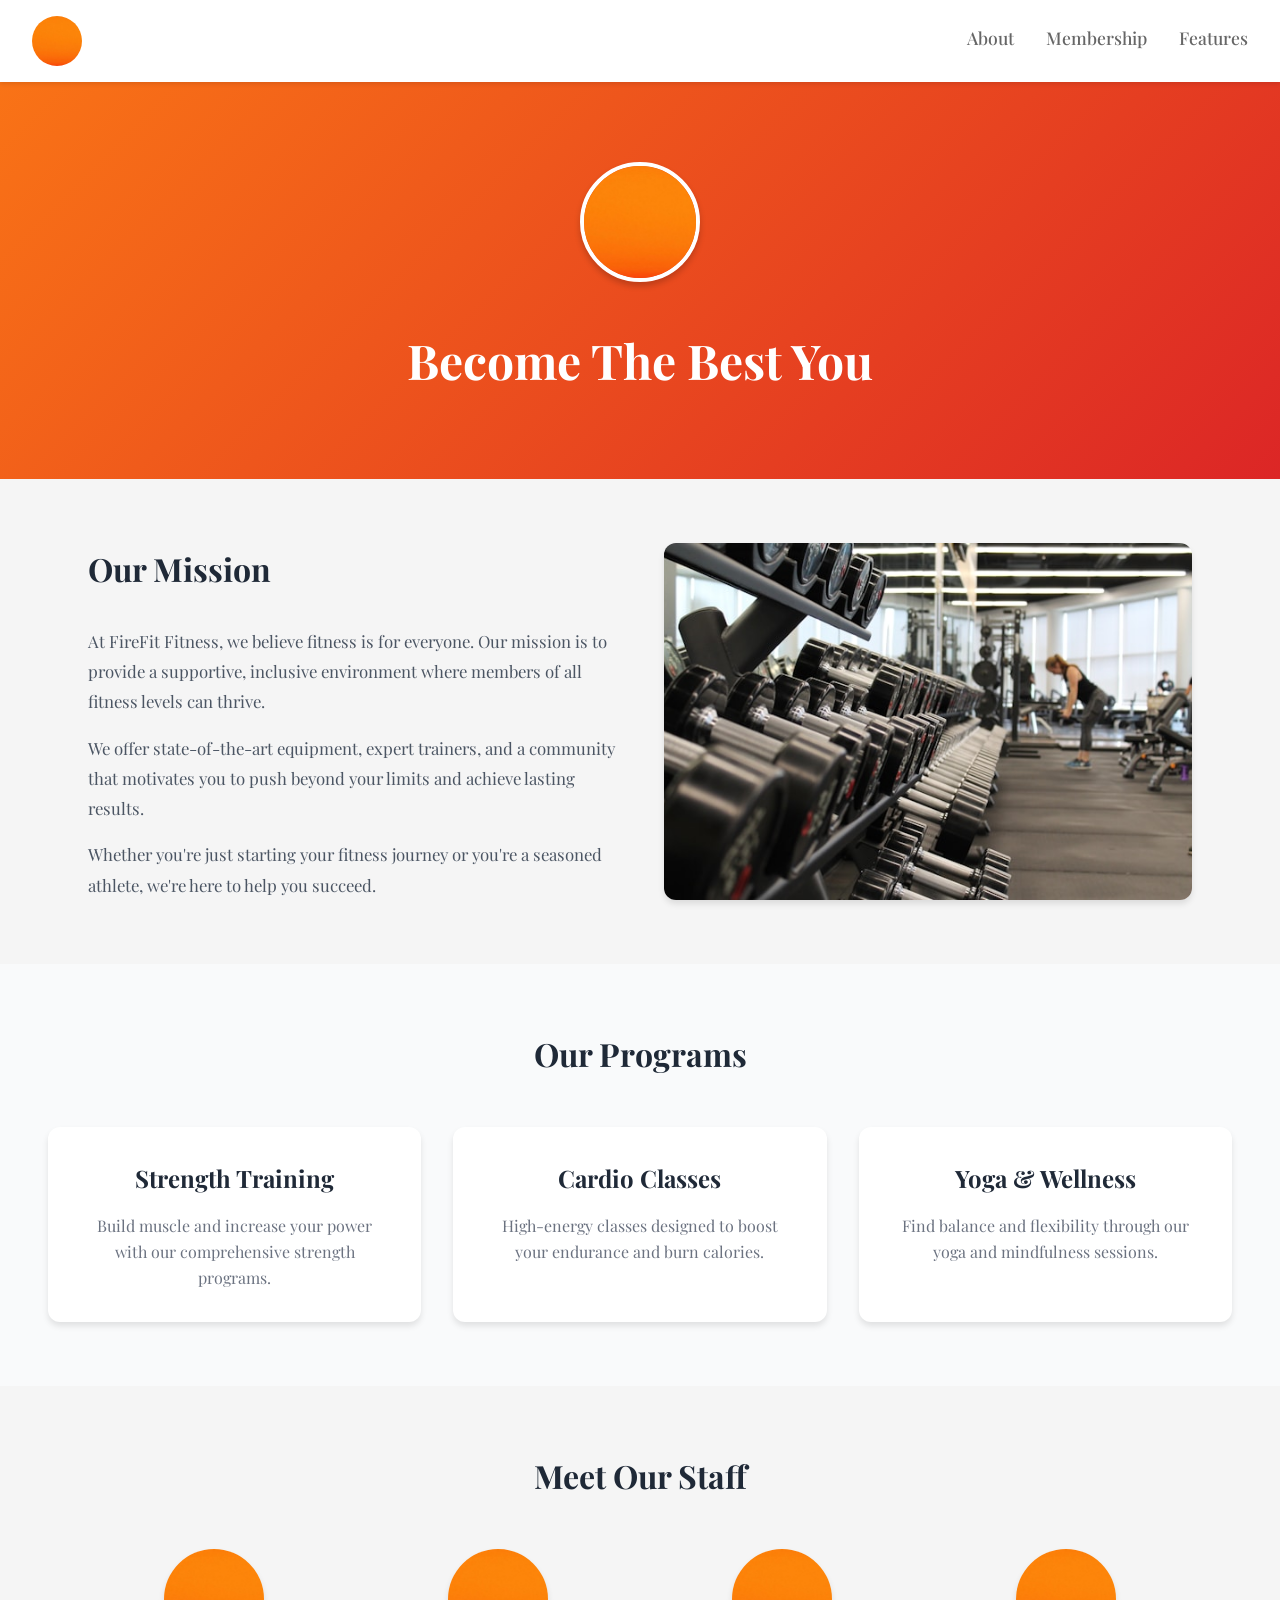
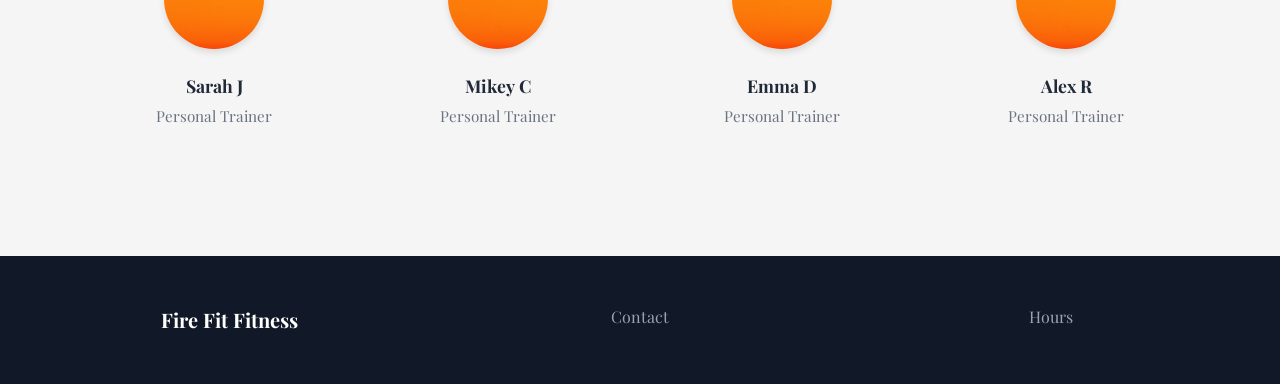
<file: index.html>
<!DOCTYPE html>
<html lang="en">
    <head>
        <title>Fire Fit Fitness</title>
        <meta charset="UTF-8">
        <meta name="viewport" content="width=device-width, initial-scale=1">
        <link rel="stylesheet" href="css/styles.css">
        <link rel="preconnect" href="https://fonts.googleapis.com">
        <link rel="preconnect" href="https://fonts.gstatic.com" crossorigin>
        <link href="https://fonts.googleapis.com/css2?family=Playfair+Display:ital,wght@0,400..900;1,400..900&display=swap" rel="stylesheet">
        <link rel="shortcut icon" href="images/RedOrangeLogo.jpg">
        <link rel="icon" type="image/png" sizes="64x64" href="images/RedOrangeLogo.jpg" alt="Fire Fit Fitness">
    </head>

    <body>
        <div class="container">
            <nav class="navbar">
                <img class="logo" src="images/RedOrangeLogo.jpg" alt="Fire Fitness">
                <div class="nav">
                    <a href="index.html">About</a>
                    <a href="registration.html">Membership</a>
                    <a href="interactive.html">Features</a>
            </nav>
        </div>

            <section class="hero">
                <img src="images/RedOrangeLogo.jpg">
                <div class="hero-heading">Become The Best You</div>
            </section>

            <section class="mission-section">
                <div class="mission-text">
                    <div class="mission-title">Our Mission</div>
                    <div class="text-line">At FireFit Fitness, we believe fitness is for everyone. Our mission is to provide a supportive, inclusive environment where members of all fitness levels can thrive.</div>
                    <div class="text-line">We offer state-of-the-art equipment, expert trainers, and a community that motivates you to push beyond your limits and achieve lasting results.</div>
                    <div class="text-line">Whether you're just starting your fitness journey or you're a seasoned athlete, we're here to help you succeed.</div>    
                </div>
                <img class="MissionImg"src="images/GymArea.jpg">
            </section>

            <section class="programs-section">
                <div class="section-title">Our Programs</div>
                <div class="programs-grid">
                    
                    <div class="program-card">
                        <div class="program-title">Strength Training</div>
                        <div class="program-text">Build muscle and increase your power with our comprehensive strength programs.</div>
                    </div>

                    <div class="program-card">
                        <div class="program-title">Cardio Classes</div>
                        <div class="program-text">High-energy classes designed to boost your endurance and burn calories.</div>
                    </div>

                    <div class="program-card">
                        <div class="program-title">Yoga & Wellness</div>
                        <div class="program-text">Find balance and flexibility through our yoga and mindfulness sessions.</div>
                    </div>
                </div>
            </section>

            <section class="staff-section">
                <div class="section-title">Meet Our Staff</div>
                <div class="staff-grid">
                    <div class="staff-member">
                        <img src="images/RedOrangeLogo.jpg" alt="Sarah J">
                        <div class="staff-name">Sarah J</div>
                        <div class="staff-title">Personal Trainer</div>
                    </div>
                    <div class="staff-member">
                        <img src="images/RedOrangeLogo.jpg" alt="Mikey C">
                        <div class="staff-name">Mikey C</div>
                        <div class="staff-title">Personal Trainer</div>
                    </div>
                    <div class="staff-member">
                        <img src="images/RedOrangeLogo.jpg" alt="Emma D">
                        <div class="staff-name">Emma D</div>
                        <div class="staff-title">Personal Trainer</div>
                    </div>
                    <div class="staff-member">
                        <img src="images/RedOrangeLogo.jpg" alt="Alex R">
                        <div class="staff-name">Alex R</div>
                        <div class="staff-title">Personal Trainer</div>
                    </div>
                </div>
            </section>

            <footer class="footer">
                <div class="footer-grid">
                    <div class="footer-box">Fire Fit Fitness</div>
                    <div class="footer-box">Contact</div>
                    <div class="footer-box">Hours</div>
                </div>
            </footer>
    </body>
</html>
</file>
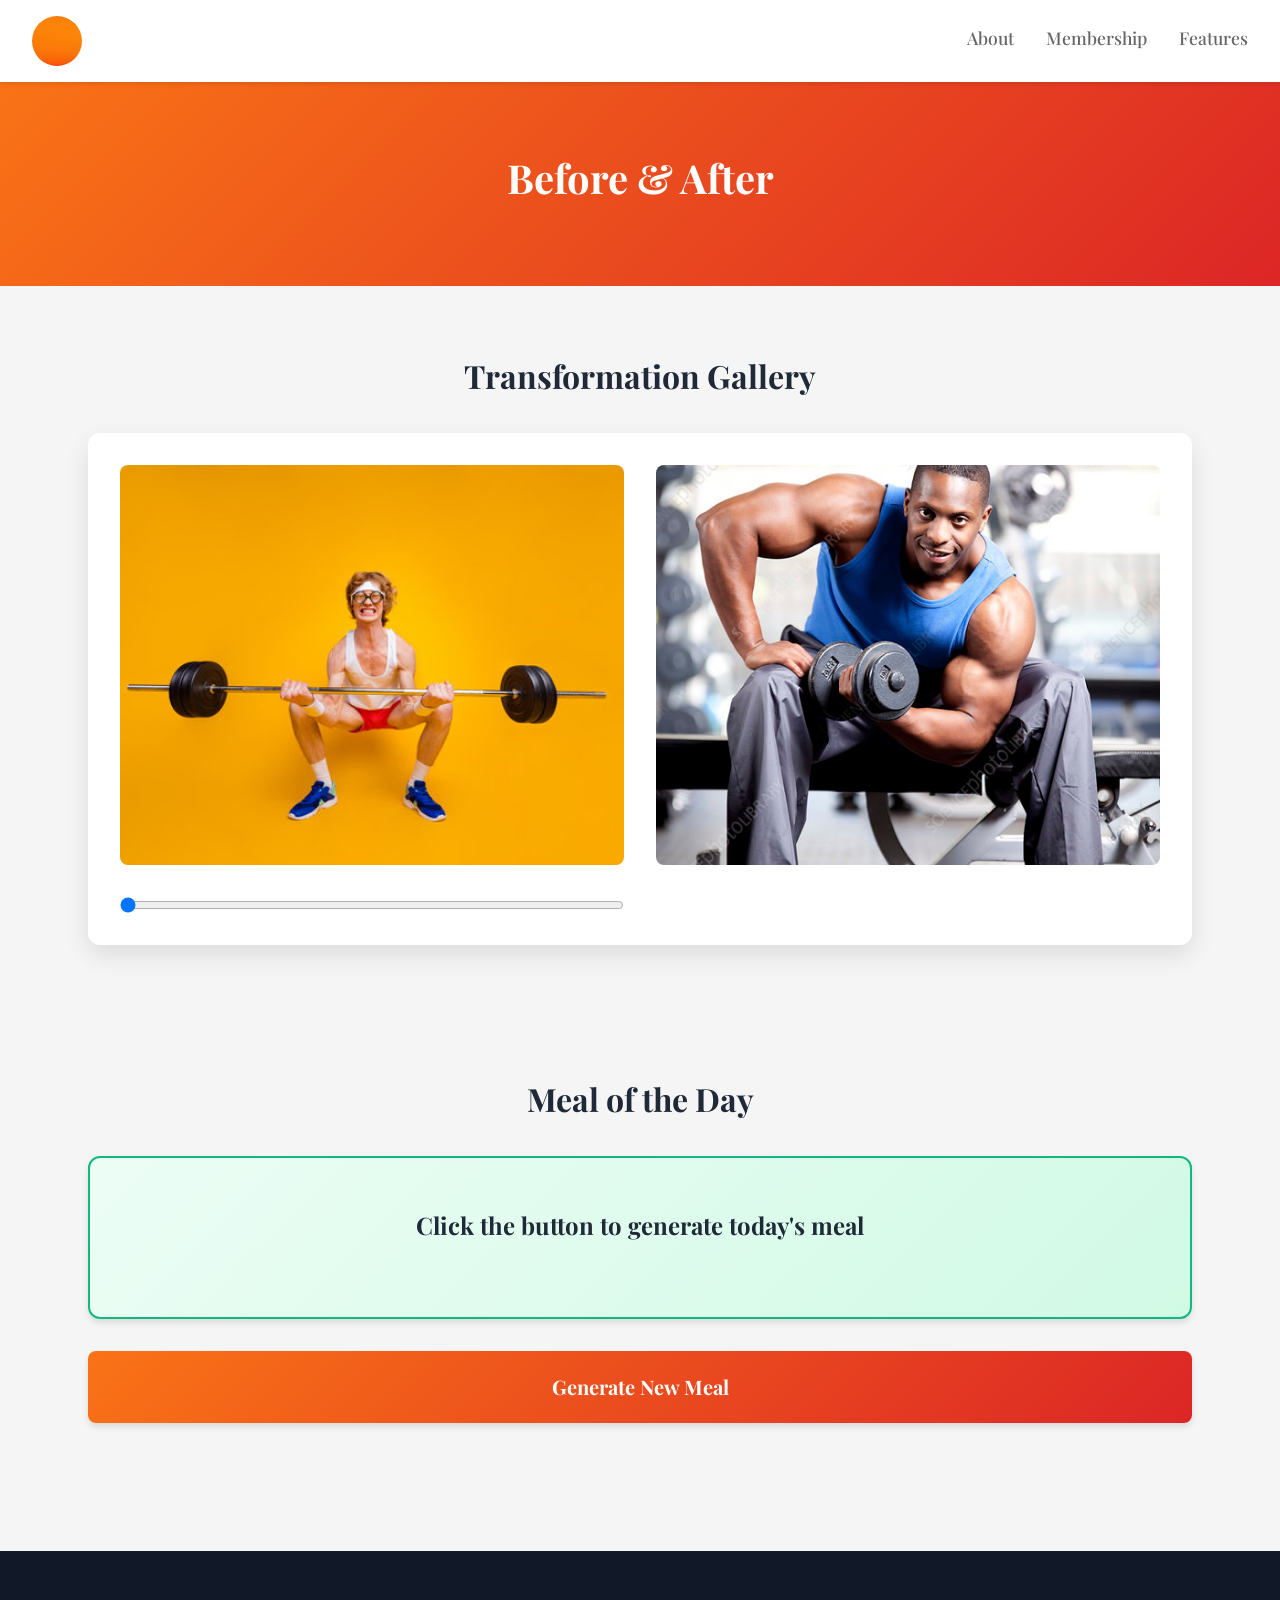
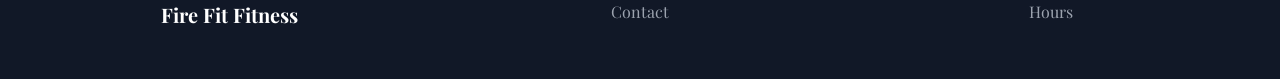
<file: interactive.html>
<!DOCTYPE html>
<html lang="en">
<head>
    <title>Fire Fit Fitness</title>
    <meta charset="UTF-8">
    <meta name="viewport" content="width=device-width, initial-scale=1">
    <link rel="stylesheet" href="css/styles.css">
    <link rel="preconnect" href="https://fonts.googleapis.com">
    <link rel="preconnect" href="https://fonts.gstatic.com" crossorigin>
    <link href="https://fonts.googleapis.com/css2?family=Playfair+Display:ital,wght@0,400..900;1,400..900&display=swap" rel="stylesheet">
    <link rel="shortcut icon" href="images/RedOrangeLogo.jpg">
    <link rel="icon" type="image/png" sizes="64x64" href="images/RedOrangeLogo.jpg">
</head>

<body>
<div class="container">
    <nav class="navbar">
        <img class="logo" src="images/RedOrangeLogo.jpg" alt="Fire Fitness">
        <div class="nav">
            <a href="index.html">About</a>
            <a href="registration.html">Membership</a>
            <a href="interactive.html">Features</a>
        </div>
    </nav>
</div>

<div class="page-title">
    <div class="title">Before & After</div>
</div>

<section class="feature-section">
    <div class="feature-title">Transformation Gallery</div>
    <div class="before-after-container">
        <img class="img-before" src="images/before.jpg" alt="before">
        <img class="img-after" src="images/after.jpg" alt="after">
        <input type="range" min="0" max="100" value="0" class="slider-input" id="before-after-slider">
    </div>
</section>

<section class="feature-section">
    <div class="feature-title">Meal of the Day</div>
    <div class="workout-display">
        <div id="meal-output" class="workout-title">Click the button to generate today's meal</div>
    </div>
    <div id="generate-btn" class="generate-button">Generate New Meal</div>
</section>

<script>
(function() {
    const slider = document.getElementById("before-after-slider");
    const afterImg = document.querySelector(".img-after");
    
    if (slider && afterImg) {
        slider.addEventListener("input", (e) => {
            const value = e.target.value;
            afterImg.style.clipPath = `polygon(0 0, ${value}% 0, ${value}% 100%, 0 100%)`;
        });
    }
})();
</script>

<script>
(function() {
  const meals = [
    { name: "Avocado Toast with Poached Egg", type: "Breakfast", prep: "10 mins" },
    { name: "Berry Protein Smoothie Bowl", type: "Breakfast", prep: "5 mins" },
    { name: "Grilled Chicken Caesar Salad", type: "Lunch", prep: "15 mins" },
    { name: "Quinoa Chickpea Mediterranean Bowl", type: "Lunch", prep: "10 mins" },
    { name: "Pan-Seared Salmon with Asparagus", type: "Dinner", prep: "20 mins" },
    { name: "Garlic Butter Shrimp Pasta", type: "Dinner", prep: "15 mins" },
    { name: "Sweet Potato & Black Bean Chili", type: "Dinner", prep: "30 mins" }
  ];

  const button = document.getElementById("generate-btn");
  const display = document.getElementById("meal-output");

  if (!button || !display) return;

  button.addEventListener("click", () => {
    const randomIndex = Math.floor(Math.random() * meals.length);
    const meal = meals[randomIndex];
    
    display.innerHTML = `
      <span class="meal-name">${meal.name}</span>
      <span class="meal-meta">(${meal.type} • ${meal.prep})</span>
    `;
  });
})();
</script>

<footer class="footer">
    <div class="footer-grid">
        <div class="footer-box">Fire Fit Fitness</div>
        <div class="footer-box">Contact</div>
        <div class="footer-box">Hours</div>
    </div>
</footer>
</body>
</html>
</file>
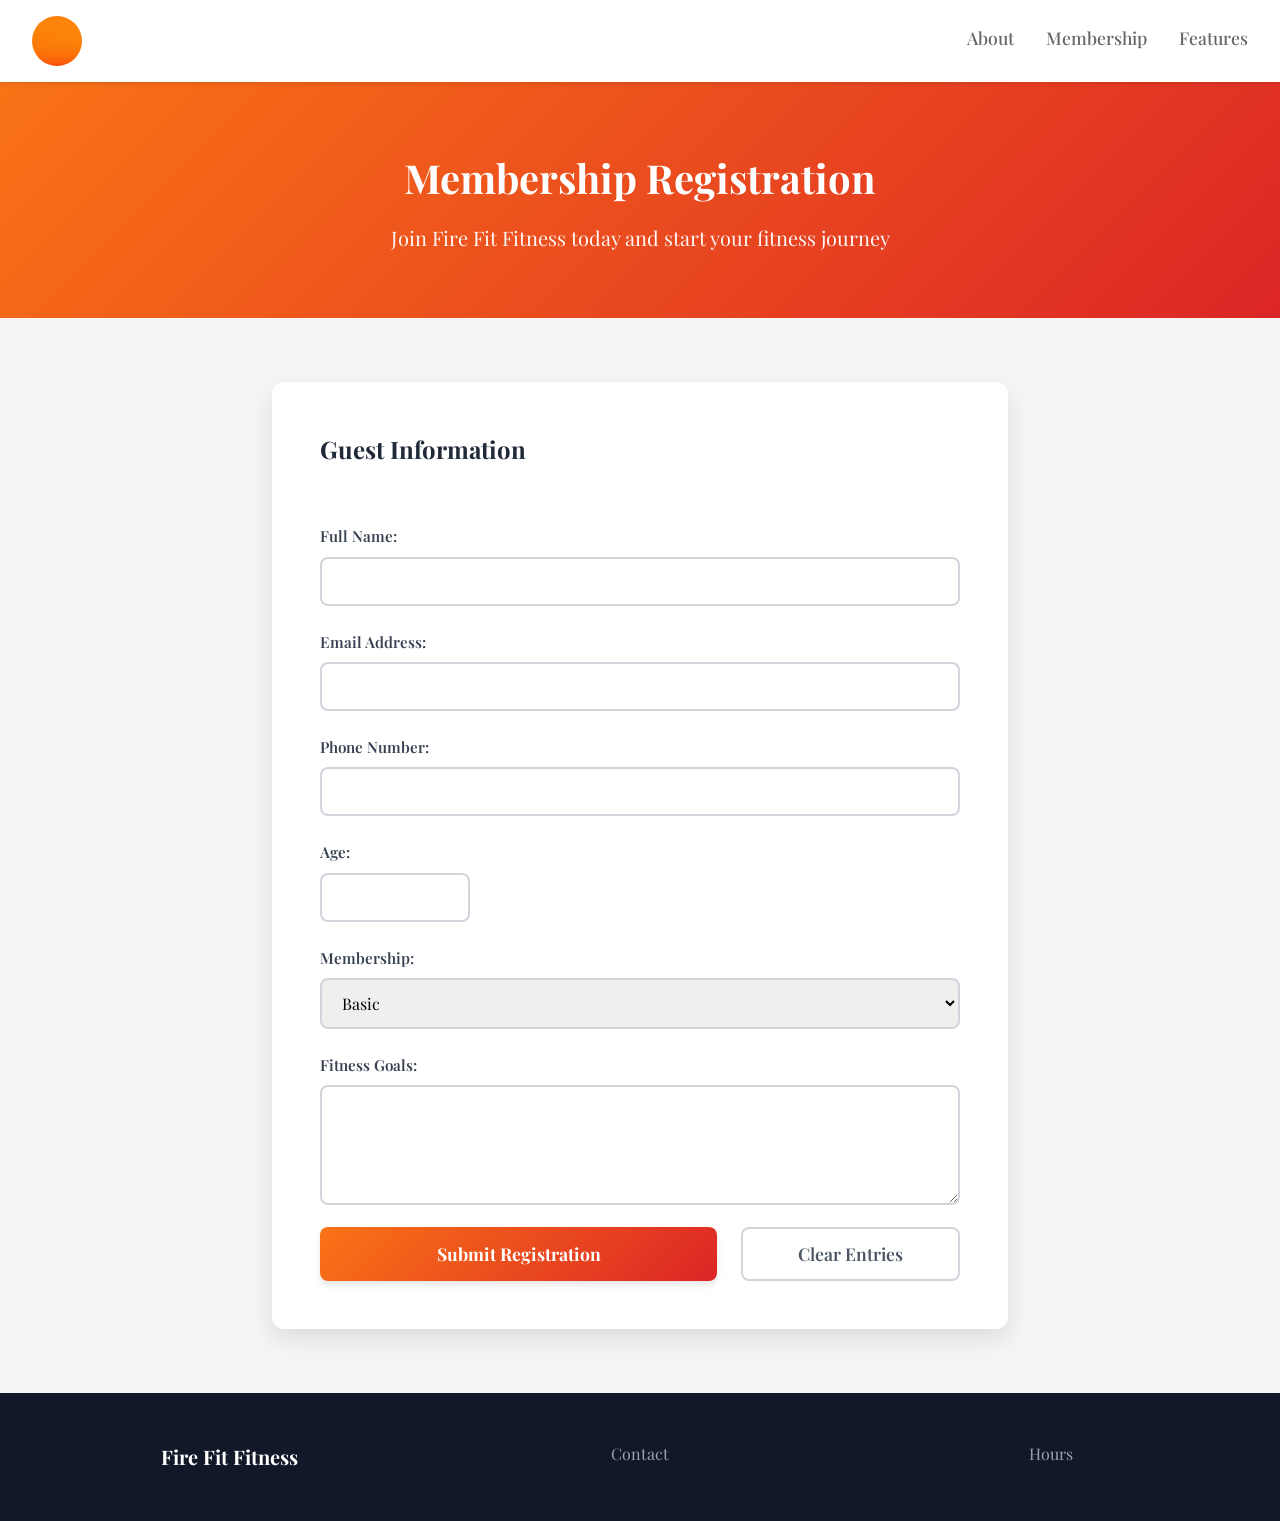
<file: registration.html>
<!DOCTYPE html>
<html lang="en">
    <head>
        <title>Fire Fit Fitness</title>
        <meta charset="UTF-8">
        <meta name="viewport" content="width=device-width, initial-scale=1">
        <link rel="stylesheet" href="css/styles.css">
        <link rel="preconnect" href="https://fonts.googleapis.com">
        <link rel="preconnect" href="https://fonts.gstatic.com" crossorigin>
        <link href="https://fonts.googleapis.com/css2?family=Playfair+Display:ital,wght@0,400..900;1,400..900&display=swap" rel="stylesheet">
        <link rel="shortcut icon" href="images/RedOrangeLogo.jpg">
        <link rel="icon" type="image/png" sizes="64x64" href="images/RedOrangeLogo.jpg" alt="Fire Fit Fitness Logo">

        <script>
        function doClear() {
            var form = document.getElementById('RegistrationForm');
            if (!form) return;

            form.querySelectorAll('input[type="text"], input[type="email"], input[type="tel"], input[type="number"], textarea').forEach(function(input) {
                input.value = "";
            });

            var select = form.querySelector('select[name="membership"]');
            if (select) {
                select.selectedIndex = 0;
            }
        }

        function handleFormSubmit(event) {
            if (validateText() == false) {
                alert("Required data missing in Step 1: Guest Information");
                event.preventDefault(); 
                return false;
            }
            
            if (validateAge() == false) {
                alert("Required data invalid in Step 1: Age must be between 18 and 100");
                event.preventDefault();
                return false;
            }
            
            alert("Your Fire Fit Fitness membership registration has been submitted.");
            return true;
        }

        function validateText() {
            var form = document.getElementById('RegistrationForm');
            if (!form) return false;

            var guestName = form.elements['guest-name'].value.trim();
            var email = form.elements['email'].value.trim();
            var phone = form.elements['phone'].value.trim();

            if (guestName.length == 0 || email.length == 0 || phone.length == 0) {
                return false;
            }
            return true;
        }

        function validateAge() {
            var form = document.getElementById('RegistrationForm');
            if (!form) return false;

            var ageVal = parseInt(form.elements['age'].value, 10);
            if (isNaN(ageVal) || ageVal < 18 || ageVal > 100) {
                return false;
            }
            return true;
        }
        </script>
</head>

<body>
    <div class="container">
        <nav class="navbar">
        <img class="logo" src="images/RedOrangeLogo.jpg" alt="Fire Fitness">
        <div class="nav">
            <a href="index.html">About</a>
            <a href="registration.html">Membership</a>
            <a href="interactive.html">Features</a>
        </div>
        </nav>
    </div>

        <div class="page-title">
            <div class="title">Membership Registration</div>
            <div class="subtitle">Join Fire Fit Fitness today and start your fitness journey</div>
        </div>

        <div class="form-container">
            <form id="RegistrationForm" class="form-grid" onsubmit="return handleFormSubmit(event)">
                <fieldset>
                    <legend>Guest Information</legend>

                    <label for="guest-name">Full Name:</label>
                    <input type="text" name="guest-name" id="guest-name" required>

                    <label for="email">Email Address:</label>
                    <input type="email" name="email" id="email" required>

                    <label for="phone">Phone Number:</label>
                    <input type="tel" id="phone" name="phone" required>

                    <label for="age">Age:</label>
                    <input type="number" id="age" name="age" min="18" max="100" required>

                    <label for="membership">Membership:</label>
                    <select name="membership" id="membership">
                        <option value="Basic">Basic</option>
                        <option value="Standard">Standard</option>
                        <option value="Premium">Premium</option>
                    </select>

                    <label for="fitnessgoals">Fitness Goals:</label>
                    <textarea id="fitnessgoals" name="fitnessgoals" rows="4"></textarea>
                </fieldset>

                <div class="form-actions" style="margin-top: 15px;">
                <button type="submit">Submit Registration</button>
                <button type="button" onClick="doClear()">Clear Entries</button>
                </div>
            </form>
        </div>

        <footer class="footer">
            <div class="footer-grid">
                <div class="footer-box">Fire Fit Fitness</div>
                <div class="footer-box">Contact</div>
                <div class="footer-box">Hours</div>
            </div>
        </footer>
</body>
</html>
</file>
<file: css/styles.css>
/* CSS Reset */
body, nav, div, img, section, footer, fieldset, legend, label, input, select, textarea, button, a {
    margin: 0;
    padding: 0;
    border: 0;
    box-sizing: border-box;
}

* {
    margin: 0;
    padding: 0;
    box-sizing: border-box;
}

body {
    font-family: 'Playfair Display', serif;
    background-color: #f5f5f5;
    color: #333;
    line-height: 1.6;
}

.container {
    max-width: 100%;
    margin: 0 auto;
    background-color: white;
}

/* Navigation */
.navbar {
    background-color: white;
    box-shadow: 0 2px 4px rgba(0, 0, 0, 0.1);
    padding: 1rem 2rem;
    display: flex;
    justify-content: space-between;
    align-items: center;
    position: sticky;
    top: 0;
    z-index: 1000;
}

.logo {
    height: 50px;
    width: 50px;
    border-radius: 50%;
    object-fit: cover;
}

.nav {
    display: flex;
    gap: 2rem;
}

.nav a {
    text-decoration: none;
    color: #666;
    font-weight: 500;
    font-size: 1.1rem;
    transition: color 0.3s ease;
    padding-bottom: 5px;
}

.nav a:hover {
    color: #ea580c;
    border-bottom: 2px solid #ea580c;
}

/* Hero Image */
.hero {
    background: linear-gradient(135deg, #f97316 0%, #dc2626 100%);
    color: white;
    text-align: center;
    padding: 5rem 2rem;
    display: flex;
    flex-direction: column;
    align-items: center;
    gap: 1.5rem;
}

.hero img {
    height: 120px;
    width: 120px;
    border-radius: 50%;
    object-fit: cover;
    border: 4px solid white;
    box-shadow: 0 4px 6px rgba(0, 0, 0, 0.2);
}

.hero-heading {
    font-size: 3rem;
    font-weight: bold;
    margin-top: 1rem;
}

/* Our Mission Section */
.mission-section {
    display: grid;
    grid-template-columns: 1fr 1fr;
    gap: 3rem;
    padding: 4rem 3rem;
    max-width: 1200px;
    margin: 0 auto;
}

.mission-text {
    display: flex;
    flex-direction: column;
    gap: 1rem;
}

.mission-title {
    font-size: 2rem;
    font-weight: bold;
    color: #1f2937;
    margin-bottom: 1rem;
}

.text-line {
    color: #4b5563;
    font-size: 1.05rem;
    line-height: 1.8;
}

.MissionImg {
    width: 100%;
    height: 100%;
    object-fit: cover;
    border-radius: 12px;
    box-shadow: 0 4px 6px rgba(0, 0, 0, 0.1);
}

/* Programs Section */
.programs-section {
    background-color: #f9fafb;
    padding: 4rem 3rem;
}

.section-title {
    font-size: 2rem;
    font-weight: bold;
    color: #1f2937;
    text-align: center;
    margin-bottom: 3rem;
}

.programs-grid {
    display: grid;
    grid-template-columns: repeat(3, 1fr);
    gap: 2rem;
    max-width: 1200px;
    margin: 0 auto;
}

.program-card {
    background-color: white;
    border-radius: 12px;
    padding: 2rem;
    text-align: center;
    box-shadow: 0 4px 6px rgba(0, 0, 0, 0.1);
    transition: transform 0.3s ease, box-shadow 0.3s ease;
}

.program-card:hover {
    transform: translateY(-5px);
    box-shadow: 0 10px 20px rgba(0, 0, 0, 0.15);
}

.program-title {
    font-size: 1.5rem;
    font-weight: bold;
    color: #1f2937;
    margin-bottom: 1rem;
}

.program-text {
    color: #6b7280;
    font-size: 1rem;
    line-height: 1.6;
}

/* Staff Section */
.staff-section {
    padding: 4rem 3rem;
    max-width: 1200px;
    margin: 0 auto;
}

.staff-grid {
    display: grid;
    grid-template-columns: repeat(4, 1fr);
    gap: 2rem;
}

.staff-member {
    text-align: center;
}

.staff-member img {
    width: 100px;
    height: 100px;
    border-radius: 50%;
    object-fit: cover;
    margin: 0 auto 1rem;
    box-shadow: 0 4px 6px rgba(0, 0, 0, 0.1);
}

.staff-name {
    font-weight: bold;
    color: #1f2937;
    margin-bottom: 0.25rem;
    font-size: 1.1rem;
}

.staff-title {
    color: #6b7280;
    font-size: 0.95rem;
}

/* Page Title for both Registration and Interactive (Before/After) Pages */
.page-title {
    background: linear-gradient(135deg, #f97316 0%, #dc2626 100%);
    color: white;
    text-align: center;
    padding: 4rem 2rem;
}

.title {
    font-size: 2.5rem;
    font-weight: bold;
    margin-bottom: 0.75rem;
}

.subtitle {
    font-size: 1.25rem;
    opacity: 0.95;
}

/* Form Styles for Registration Page */
.form-container {
    max-width: 800px;
    margin: 4rem auto;
    padding: 0 2rem;
}

.form-grid {
    background-color: white;
    border-radius: 12px;
    padding: 3rem;
    box-shadow: 0 10px 25px rgba(0, 0, 0, 0.1);
}

fieldset {
    border: none;
    padding: 0;
}

legend {
    font-size: 1.5rem;
    font-weight: bold;
    color: #1f2937;
    margin-bottom: 2rem;
}

label {
    display: block;
    font-weight: 600;
    color: #374151;
    margin-top: 1.5rem;
    margin-bottom: 0.5rem;
    font-size: 0.95rem;
}

input[type="text"],
input[type="email"],
input[type="tel"],
input[type="number"],
select,
textarea {
    width: 100%;
    padding: 0.75rem 1rem;
    border: 2px solid #d1d5db;
    border-radius: 8px;
    font-size: 1rem;
    font-family: 'Playfair Display', serif;
    transition: border-color 0.3s ease, box-shadow 0.3s ease;
}

input[type="text"]:focus,
input[type="email"]:focus,
input[type="tel"]:focus,
input[type="number"]:focus,
select:focus,
textarea:focus {
    outline: none;
    border-color: #f97316;
    box-shadow: 0 0 0 3px rgba(249, 115, 22, 0.1);
}

input[type="number"] {
    width: 150px;
}

textarea {
    resize: vertical;
    min-height: 120px;
}

/* Interactive Page Script Styles */
.feature-section {
    padding: 4rem 3rem;
    max-width: 1200px;
    margin: 0 auto;
}

.feature-title {
    font-size: 2rem;
    font-weight: bold;
    color: #1f2937;
    text-align: center;
    margin-bottom: 2rem;
}

.before-after-container {
    display: grid;
    grid-template-columns: 1fr 1fr;
    gap: 2rem;
    background-color: white;
    padding: 2rem;
    border-radius: 12px;
    box-shadow: 0 10px 25px rgba(0, 0, 0, 0.1);
}

.before-after-container img {
    width: 100%;
    height: 400px;
    object-fit: cover;
    border-radius: 8px;
}

/* Meal Generator */
.workout-display {
    background: linear-gradient(135deg, #ecfdf5 0%, #d1fae5 100%);
    border: 2px solid #10b981;
    border-radius: 12px;
    padding: 3rem;
    margin-bottom: 2rem;
    box-shadow: 0 4px 6px rgba(0, 0, 0, 0.1);
}

.workout-title {
    font-size: 1.5rem;
    font-weight: bold;
    text-align: center;
    color: #1f2937;
    margin-bottom: 1.5rem;
}

.meal-name {
    display: block;
    font-size: 1.75rem;
    font-weight: bold;
    color: #065f46;
    margin-bottom: 0.5rem;
}

.meal-meta {
    display: block;
    font-size: 1.1rem;
    color: #059669;
}

.generate-button {
    width: 100%;
    background: linear-gradient(135deg, #f97316 0%, #dc2626 100%);
    color: white;
    padding: 1.25rem 2rem;
    border-radius: 8px;
    font-size: 1.25rem;
    font-weight: bold;
    text-align: center;
    cursor: pointer;
    transition: transform 0.2s ease, box-shadow 0.2s ease;
    box-shadow: 0 4px 6px rgba(0, 0, 0, 0.1);
}

.generate-button:hover {
    transform: translateY(-2px);
    box-shadow: 0 6px 12px rgba(0, 0, 0, 0.15);
}

.generate-button:active {
    transform: translateY(0);
}

/* Footer */
.footer {
    background-color: #111827;
    color: white;
    padding: 3rem 2rem;
    margin-top: 4rem;
}

.footer-grid {
    display: grid;
    grid-template-columns: repeat(3, 1fr);
    gap: 2rem;
    max-width: 1200px;
    margin: 0 auto;
}

.footer-box {
    text-align: center;
}

.footer-box:first-child {
    font-size: 1.25rem;
    font-weight: bold;
}

.footer-box:not(:first-child) {
    color: #9ca3af;
}

/* Responsive Design */
@media (max-width: 768px) {
    .mission-section {
        grid-template-columns: 1fr;
    }

    .programs-grid {
        grid-template-columns: 1fr;
    }

    .staff-grid {
        grid-template-columns: repeat(2, 1fr);
    }

    .footer-grid {
        grid-template-columns: 1fr;
    }

    .before-after-container {
        grid-template-columns: 1fr;
    }

    .hero-heading {
        font-size: 2rem;
    }

    .title {
        font-size: 2rem;
    }
}

.form-actions {
    display: flex;
    gap: 1.5rem;
    margin-top: 2rem;
}

.form-actions button[type="submit"] {
    flex: 2;
    background: linear-gradient(135deg, #f97316 0%, #dc2626 100%);
    color: white;
    border: none;
    padding: 0.85rem 2rem;
    border-radius: 8px;
    font-size: 1.1rem;
    font-weight: bold;
    font-family: 'Playfair Display', serif;
    cursor: pointer;
    transition: transform 0.2s ease, box-shadow 0.2s ease;
    box-shadow: 0 4px 6px rgba(0, 0, 0, 0.1);
}

.form-actions button[type="submit"]:hover {
    transform: translateY(-2px);
    box-shadow: 0 6px 12px rgba(220, 38, 38, 0.2);
}

.form-actions button[type="submit"]:active {
    transform: translateY(0);
}

.form-actions button[type="button"] {
    flex: 1;
    background-color: transparent;
    color: #4b5563;
    border: 2px solid #d1d5db;
    padding: 0.85rem 1.5rem;
    border-radius: 8px;
    font-size: 1.1rem;
    font-weight: 600;
    font-family: 'Playfair Display', serif;
    cursor: pointer;
    transition: background-color 0.3s ease, border-color 0.3s ease, color 0.3s ease;
}

.form-actions button[type="button"]:hover {
    background-color: #f3f4f6;
    border-color: #9ca3af;
    color: #1f2937;
}
</file>
